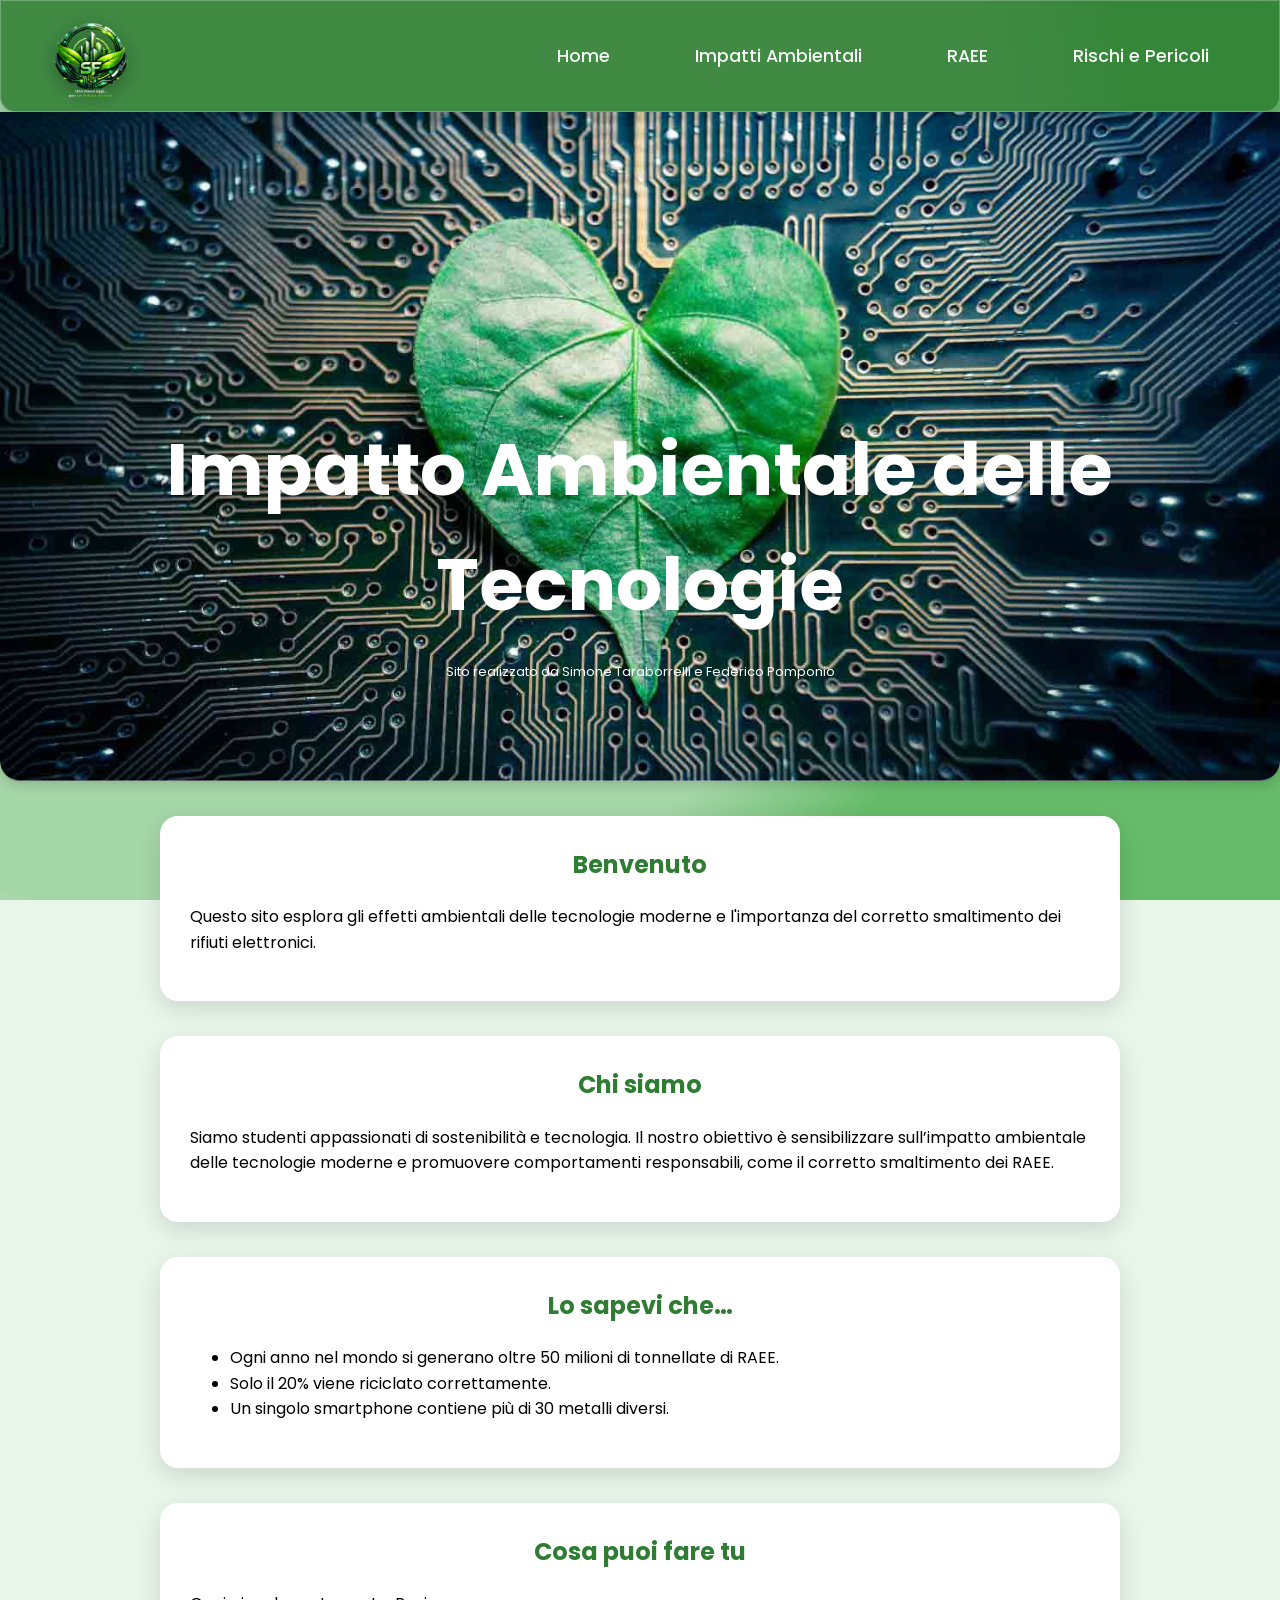
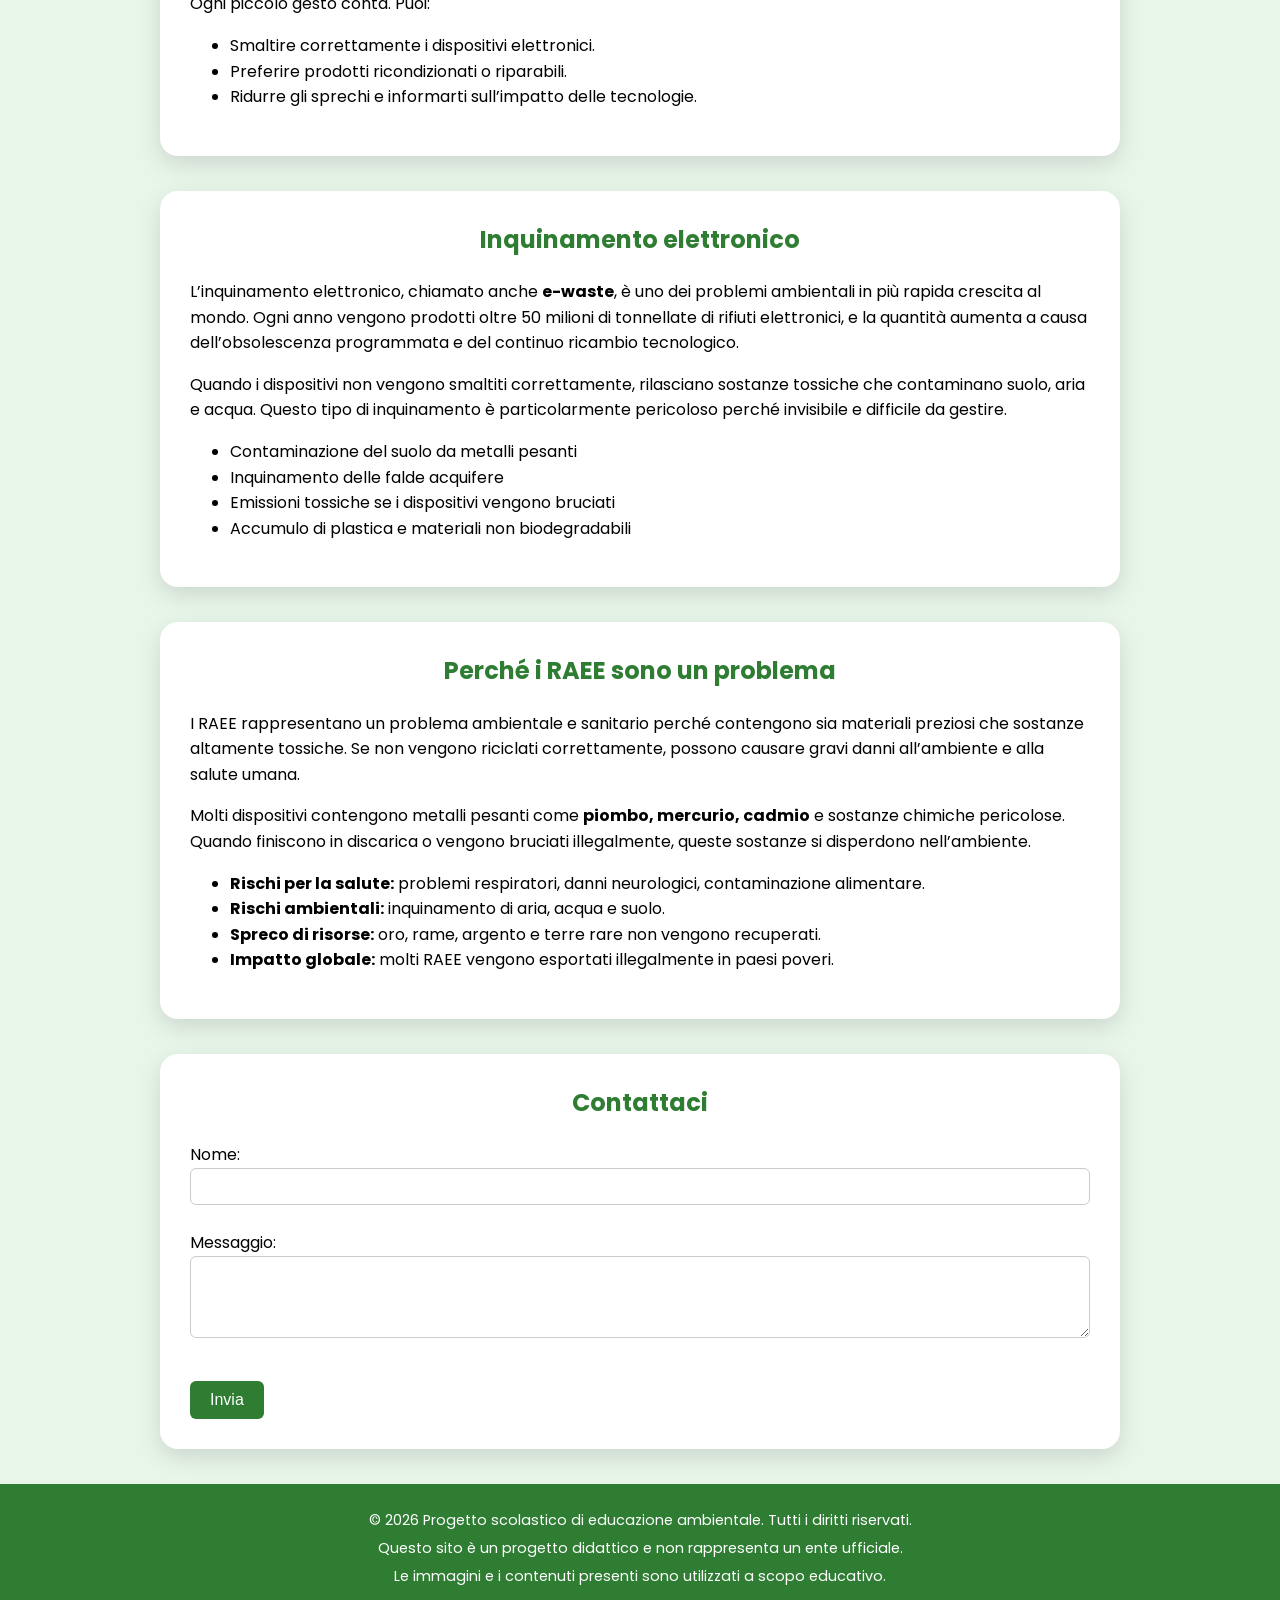
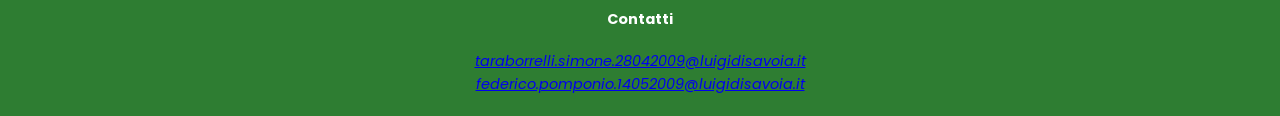
<file: index.html>
<!DOCTYPE html>
<html lang="it">
<head>
    <meta charset="UTF-8">
    <title>Impatto Ambientale delle Tecnologie</title>
    <link rel="stylesheet" href="style.css">
</head>
<body>

    <nav id="navbar">
        <img src="foto/logo-progetto.png"  class="logo-nav">
        <ul>
            <li><a href="index.html">Home</a></li>
            <li><a href="impatti.html">Impatti Ambientali</a></li>
            <li><a href="raee.html">RAEE</a></li>
            <li><a href="rischi.html">Rischi e Pericoli</a></li>
        </ul>
    </nav>

    <header>
        <h1>Impatto Ambientale delle Tecnologie</h1>
        <p><span style="font-size: 13px;">Sito realizzato da Simone Taraborrelli e Federico Pomponio</span></p>
    </header>

    <section>
        <h2>Benvenuto</h2>
        <p>Questo sito esplora gli effetti ambientali delle tecnologie moderne e l'importanza del corretto smaltimento dei rifiuti elettronici.</p>
    </section>

    <section>
        <h2>Chi siamo</h2>
        <p>Siamo studenti appassionati di sostenibilità e tecnologia. Il nostro obiettivo è sensibilizzare sull’impatto ambientale delle tecnologie moderne e promuovere comportamenti responsabili, come il corretto smaltimento dei RAEE.</p>
    </section>

    <section>
        <h2>Lo sapevi che…</h2>
        <ul>
            <li>Ogni anno nel mondo si generano oltre 50 milioni di tonnellate di RAEE.</li>
            <li>Solo il 20% viene riciclato correttamente.</li>
            <li>Un singolo smartphone contiene più di 30 metalli diversi.</li>
        </ul>
    </section>

    <section>
        <h2>Cosa puoi fare tu</h2>
        <p>Ogni piccolo gesto conta. Puoi:</p>
        <ul>
            <li>Smaltire correttamente i dispositivi elettronici.</li>
            <li>Preferire prodotti ricondizionati o riparabili.</li>
            <li>Ridurre gli sprechi e informarti sull’impatto delle tecnologie.</li>
        </ul>
    </section>

    <section>
        <h2>Inquinamento elettronico</h2>
        <p>L’inquinamento elettronico, chiamato anche <strong>e-waste</strong>, è uno dei problemi ambientali in più rapida crescita al mondo. Ogni anno vengono prodotti oltre 50 milioni di tonnellate di rifiuti elettronici, e la quantità aumenta a causa dell’obsolescenza programmata e del continuo ricambio tecnologico.</p>

        <p>Quando i dispositivi non vengono smaltiti correttamente, rilasciano sostanze tossiche che contaminano suolo, aria e acqua. Questo tipo di inquinamento è particolarmente pericoloso perché invisibile e difficile da gestire.</p>

        <ul>
            <li>Contaminazione del suolo da metalli pesanti</li>
            <li>Inquinamento delle falde acquifere</li>
            <li>Emissioni tossiche se i dispositivi vengono bruciati</li>
            <li>Accumulo di plastica e materiali non biodegradabili</li>
        </ul>
    </section>

    <section>
        <h2>Perché i RAEE sono un problema</h2>
        <p>I RAEE rappresentano un problema ambientale e sanitario perché contengono sia materiali preziosi che sostanze altamente tossiche. Se non vengono riciclati correttamente, possono causare gravi danni all’ambiente e alla salute umana.</p>

        <p>Molti dispositivi contengono metalli pesanti come <strong>piombo, mercurio, cadmio</strong> e sostanze chimiche pericolose. Quando finiscono in discarica o vengono bruciati illegalmente, queste sostanze si disperdono nell’ambiente.</p>

        <ul>
            <li><strong>Rischi per la salute:</strong> problemi respiratori, danni neurologici, contaminazione alimentare.</li>
            <li><strong>Rischi ambientali:</strong> inquinamento di aria, acqua e suolo.</li>
            <li><strong>Spreco di risorse:</strong> oro, rame, argento e terre rare non vengono recuperati.</li>
            <li><strong>Impatto globale:</strong> molti RAEE vengono esportati illegalmente in paesi poveri.</li>
        </ul>
    </section>

    <section>
        <h2>Contattaci</h2>
        <form>
            <label for="nome">Nome:</label><br>
            <input type="text" id="nome" name="nome"><br><br>

            <label for="messaggio">Messaggio:</label><br>
            <textarea id="messaggio" name="messaggio" rows="4" cols="50"></textarea><br><br>

            <input type="submit" value="Invia">
        </form>
    </section>

    <footer>
        <p>© 2026 Progetto scolastico di educazione ambientale. Tutti i diritti riservati.</p>
        <p>Questo sito è un progetto didattico e non rappresenta un ente ufficiale.</p>
        <p>Le immagini e i contenuti presenti sono utilizzati a scopo educativo.</p>

        <div class="footer-right">
          <h4>Contatti</h4>
          <address>
            <a href="mail:taraborrelli.simone.28042009@luigidisavoia.it">taraborrelli.simone.28042009@luigidisavoia.it</a><br>
            <a href="mail:federico.pomponio.14052009@luigidisavoia.it">federico.pomponio.14052009@luigidisavoia.it</a>
          </address>
        </div>
    </footer>

    <script>
        window.addEventListener("scroll", function() {
            const navbar = document.getElementById("navbar");
            if (window.scrollY > 50) {
                navbar.classList.add("shrink");
            } else {
                navbar.classList.remove("shrink");
            }
        });
    </script>

</body>
</html>
</file>
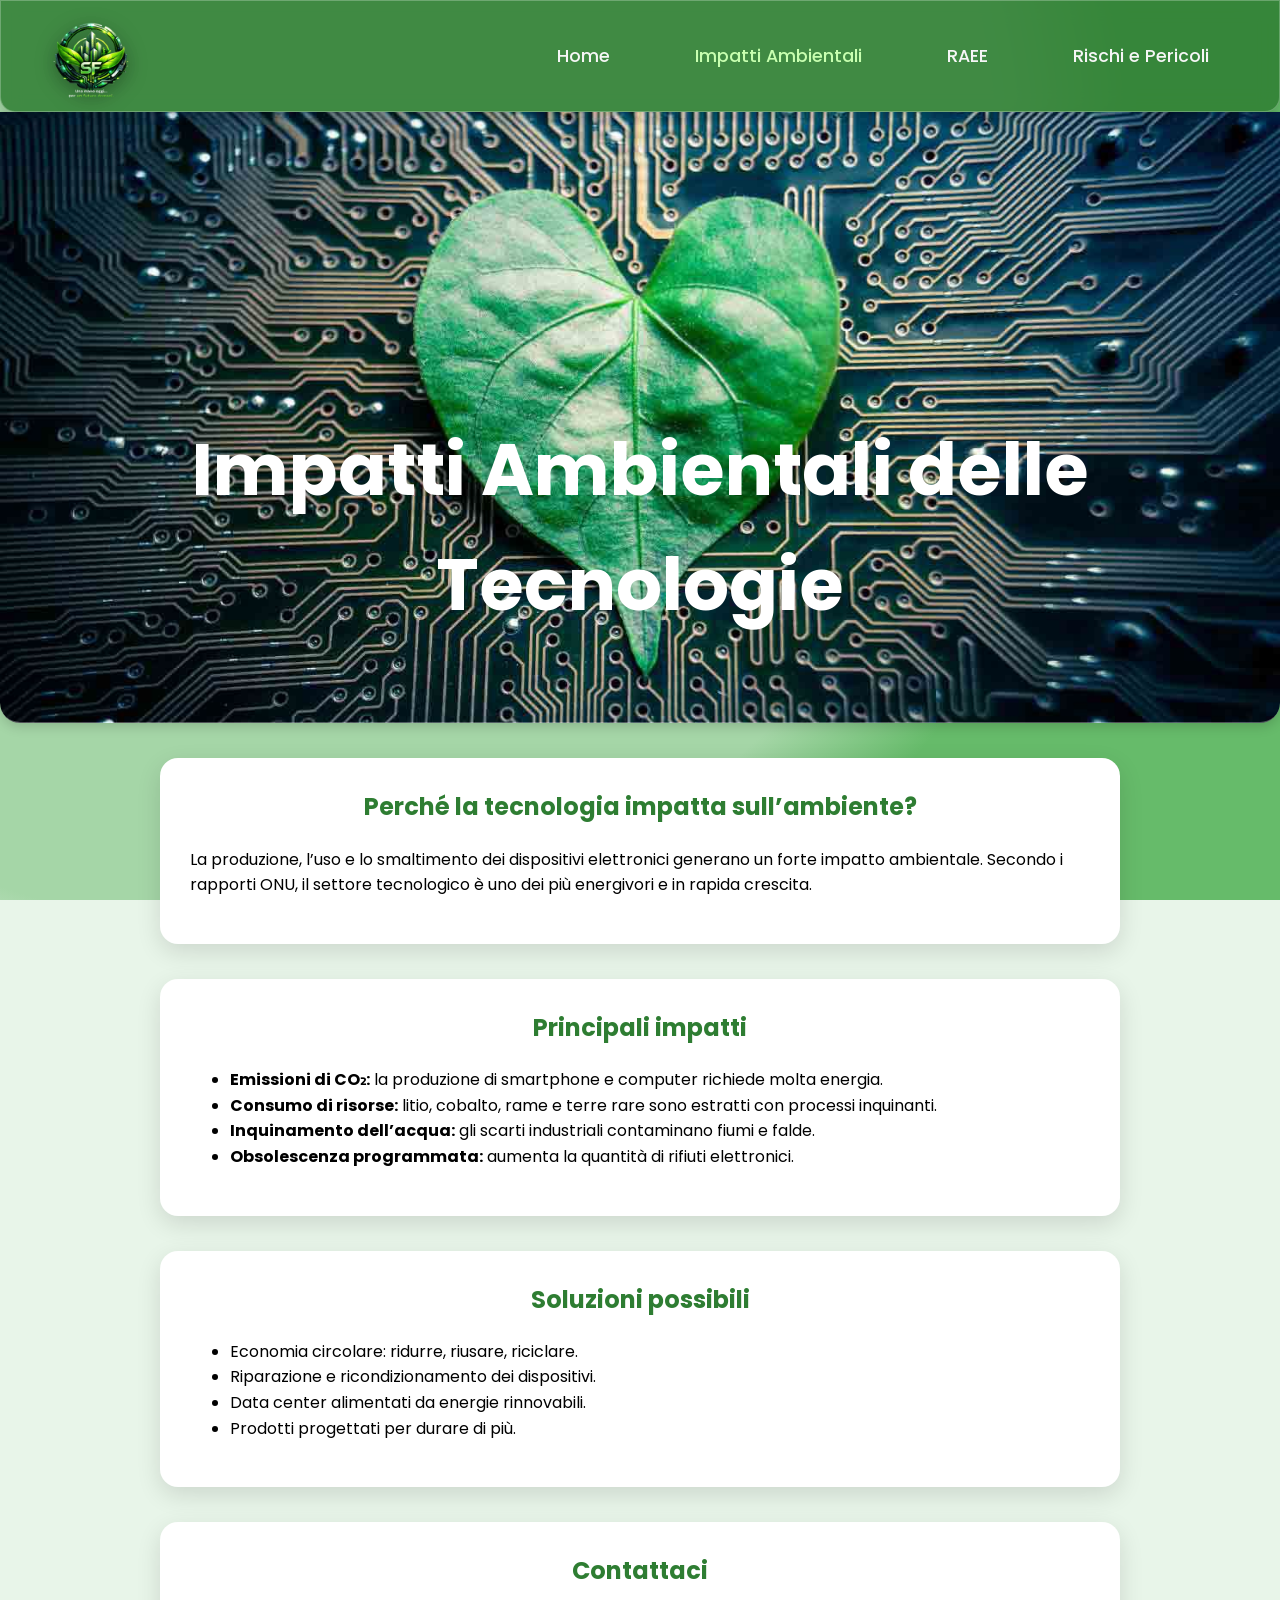
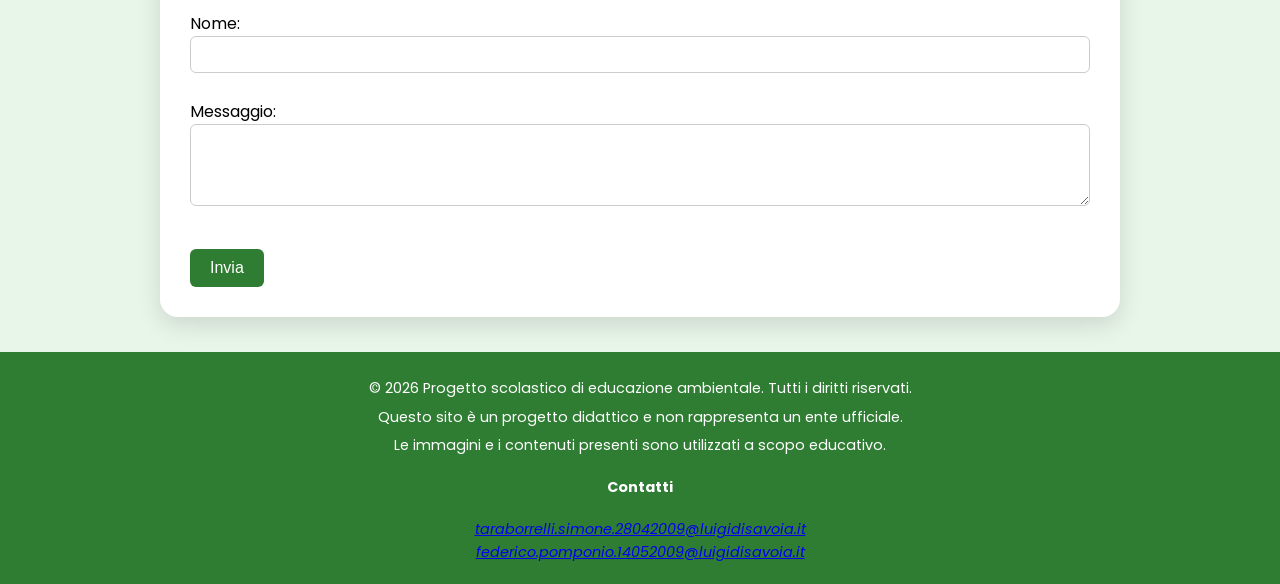
<file: impatti.html>
<!DOCTYPE html>
<html lang="it">
<head>
    <meta charset="UTF-8">
    <title>Impatti Ambientali</title>
    <link rel="stylesheet" href="style.css">
</head>
<body>

<nav id="navbar">
    <img src="foto/logo-progetto.png" class="logo-nav">
    <ul>
        <li><a href="index.html">Home</a></li>
        <li><a class="active" href="impatti.html">Impatti Ambientali</a></li>
        <li><a href="raee.html">RAEE</a></li>
        <li><a href="rischi.html">Rischi e Pericoli</a></li>
    </ul>
</nav>

<header>
    <h1>Impatti Ambientali delle Tecnologie</h1>
</header>

<section>
    <h2>Perché la tecnologia impatta sull’ambiente?</h2>
    <p>
        La produzione, l’uso e lo smaltimento dei dispositivi elettronici generano un forte impatto ambientale.
        Secondo i rapporti ONU, il settore tecnologico è uno dei più energivori e in rapida crescita.
    </p>
</section>

<section>
    <h2>Principali impatti</h2>
    <ul>
        <li><strong>Emissioni di CO₂:</strong> la produzione di smartphone e computer richiede molta energia.</li>
        <li><strong>Consumo di risorse:</strong> litio, cobalto, rame e terre rare sono estratti con processi inquinanti.</li>
        <li><strong>Inquinamento dell’acqua:</strong> gli scarti industriali contaminano fiumi e falde.</li>
        <li><strong>Obsolescenza programmata:</strong> aumenta la quantità di rifiuti elettronici.</li>
    </ul>
</section>

<section>
    <h2>Soluzioni possibili</h2>
    <ul>
        <li>Economia circolare: ridurre, riusare, riciclare.</li>
        <li>Riparazione e ricondizionamento dei dispositivi.</li>
        <li>Data center alimentati da energie rinnovabili.</li>
        <li>Prodotti progettati per durare di più.</li>
    </ul>
</section>

<section>
    <h2>Contattaci</h2>
    <form>
        <label for="nome">Nome:</label><br>
        <input type="text" id="nome" name="nome"><br><br>

        <label for="messaggio">Messaggio:</label><br>
        <textarea id="messaggio" name="messaggio" rows="4" cols="50"></textarea><br><br>

        <input type="submit" value="Invia">
    </form>
</section>

<footer>
    <p>© 2026 Progetto scolastico di educazione ambientale. Tutti i diritti riservati.</p>
    <p>Questo sito è un progetto didattico e non rappresenta un ente ufficiale.</p>
    <p>Le immagini e i contenuti presenti sono utilizzati a scopo educativo.</p>

    <div class="footer-right">
          <h4>Contatti</h4>
          <address>
            <a href="mail:taraborrelli.simone.28042009@luigidisavoia.it">taraborrelli.simone.28042009@luigidisavoia.it</a><br>
            <a href="mail:federico.pomponio.14052009@luigidisavoia.it">federico.pomponio.14052009@luigidisavoia.it</a>
          </address>
     </div>
</footer>


<script>
    window.addEventListener("scroll", function() {
        const navbar = document.getElementById("navbar");
        if (window.scrollY > 50) {
            navbar.classList.add("shrink");
        } else {
            navbar.classList.remove("shrink");
        }
    });
</script>

</body>
</html>
</file>
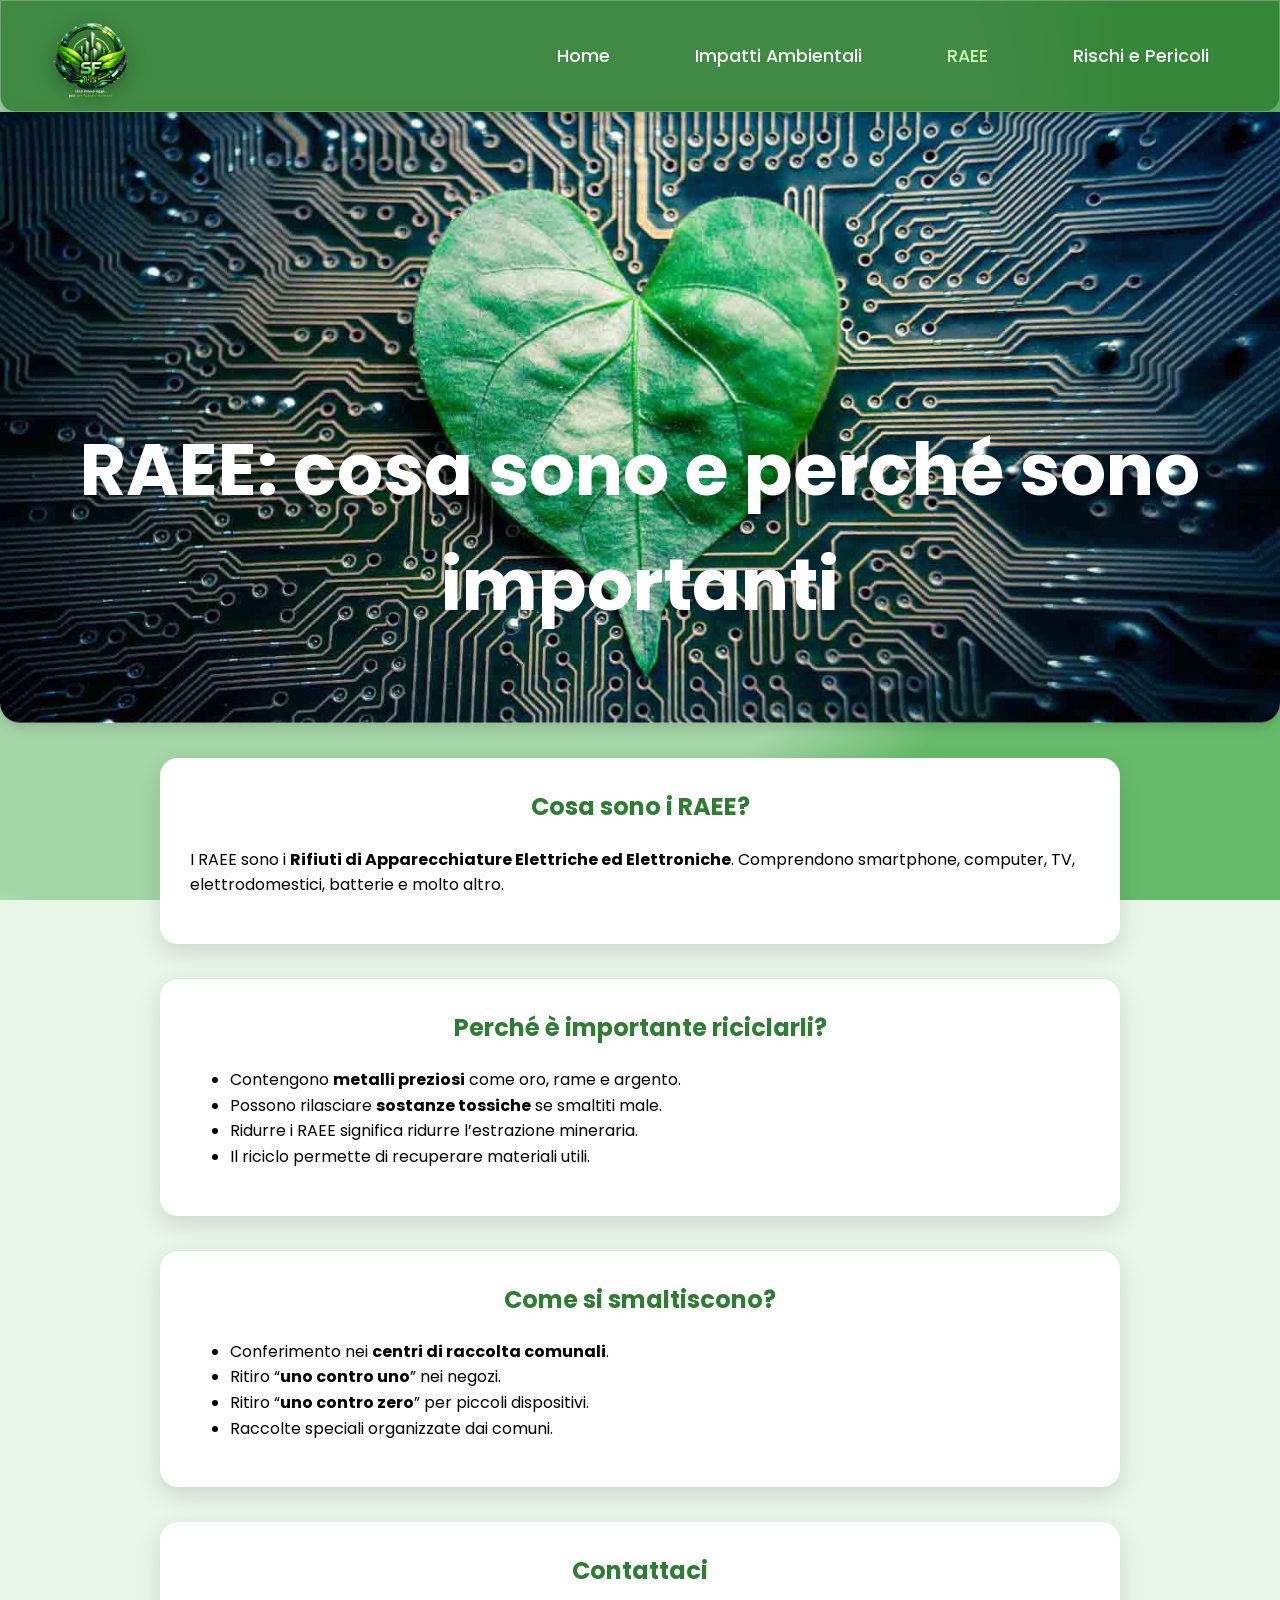
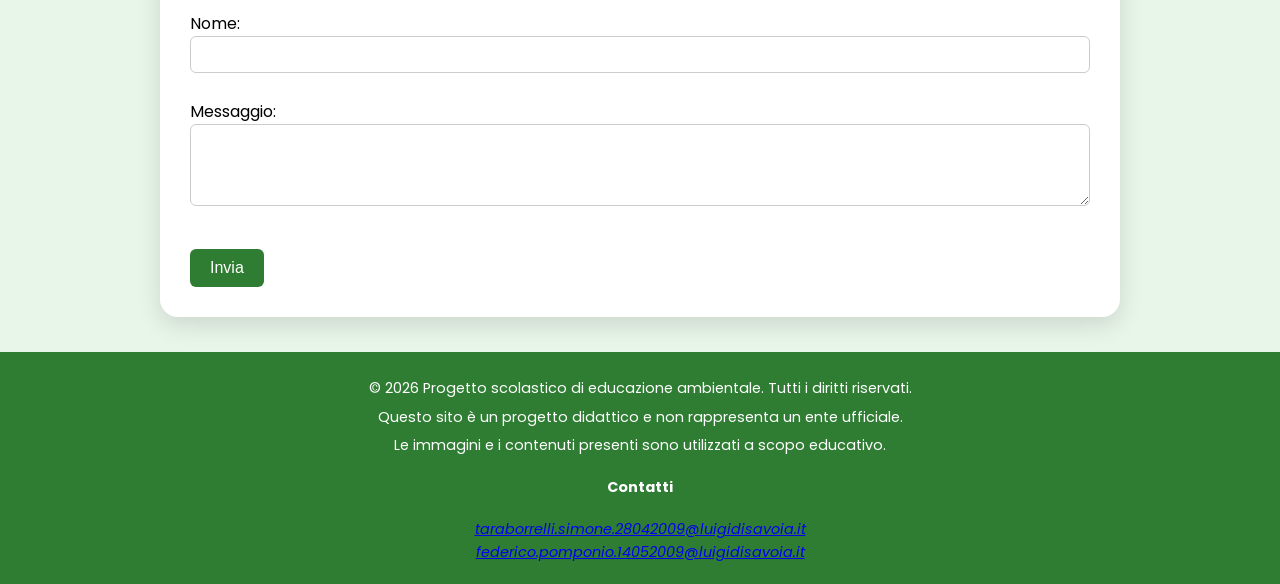
<file: raee.html>
<!DOCTYPE html>
<html lang="it">
<head>
    <meta charset="UTF-8">
    <title>RAEE</title>
    <link rel="stylesheet" href="style.css">
</head>
<body>

<nav id="navbar">
    <img src="foto/logo-progetto.png" class="logo-nav">
    <ul>
        <li><a href="index.html">Home</a></li>
        <li><a href="impatti.html">Impatti Ambientali</a></li>
        <li><a class="active" href="raee.html">RAEE</a></li>
        <li><a href="rischi.html">Rischi e Pericoli</a></li>
    </ul>
</nav>

<header>
    <h1>RAEE: cosa sono e perché sono importanti</h1>
</header>

<section>
    <h2>Cosa sono i RAEE?</h2>
    <p>
        I RAEE sono i <strong>Rifiuti di Apparecchiature Elettriche ed Elettroniche</strong>.
        Comprendono smartphone, computer, TV, elettrodomestici, batterie e molto altro.
    </p>
</section>

<section>
    <h2>Perché è importante riciclarli?</h2>
    <ul>
        <li>Contengono <strong>metalli preziosi</strong> come oro, rame e argento.</li>
        <li>Possono rilasciare <strong>sostanze tossiche</strong> se smaltiti male.</li>
        <li>Ridurre i RAEE significa ridurre l’estrazione mineraria.</li>
        <li>Il riciclo permette di recuperare materiali utili.</li>
    </ul>
</section>

<section>
    <h2>Come si smaltiscono?</h2>
    <ul>
        <li>Conferimento nei <strong>centri di raccolta comunali</strong>.</li>
        <li>Ritiro “<strong>uno contro uno</strong>” nei negozi.</li>
        <li>Ritiro “<strong>uno contro zero</strong>” per piccoli dispositivi.</li>
        <li>Raccolte speciali organizzate dai comuni.</li>
    </ul>
</section>

<section>
    <h2>Contattaci</h2>
    <form>
        <label for="nome">Nome:</label><br>
        <input type="text" id="nome" name="nome"><br><br>

        <label for="messaggio">Messaggio:</label><br>
        <textarea id="messaggio" name="messaggio" rows="4" cols="50"></textarea><br><br>

        <input type="submit" value="Invia">
    </form>
</section>

<footer>
    <p>© 2026 Progetto scolastico di educazione ambientale. Tutti i diritti riservati.</p>
    <p>Questo sito è un progetto didattico e non rappresenta un ente ufficiale.</p>
    <p>Le immagini e i contenuti presenti sono utilizzati a scopo educativo.</p>
    
    <div class="footer-right">
          <h4>Contatti</h4>
          <address>
            <a href="mail:taraborrelli.simone.28042009@luigidisavoia.it">taraborrelli.simone.28042009@luigidisavoia.it</a><br>
            <a href="mail:federico.pomponio.14052009@luigidisavoia.it">federico.pomponio.14052009@luigidisavoia.it</a>
          </address>
    </div>
</footer>


<script>
    window.addEventListener("scroll", function() {
        const navbar = document.getElementById("navbar");
        if (window.scrollY > 50) {
            navbar.classList.add("shrink");
        } else {
            navbar.classList.remove("shrink");
        }
    });
</script>

</body>
</html>
</file>
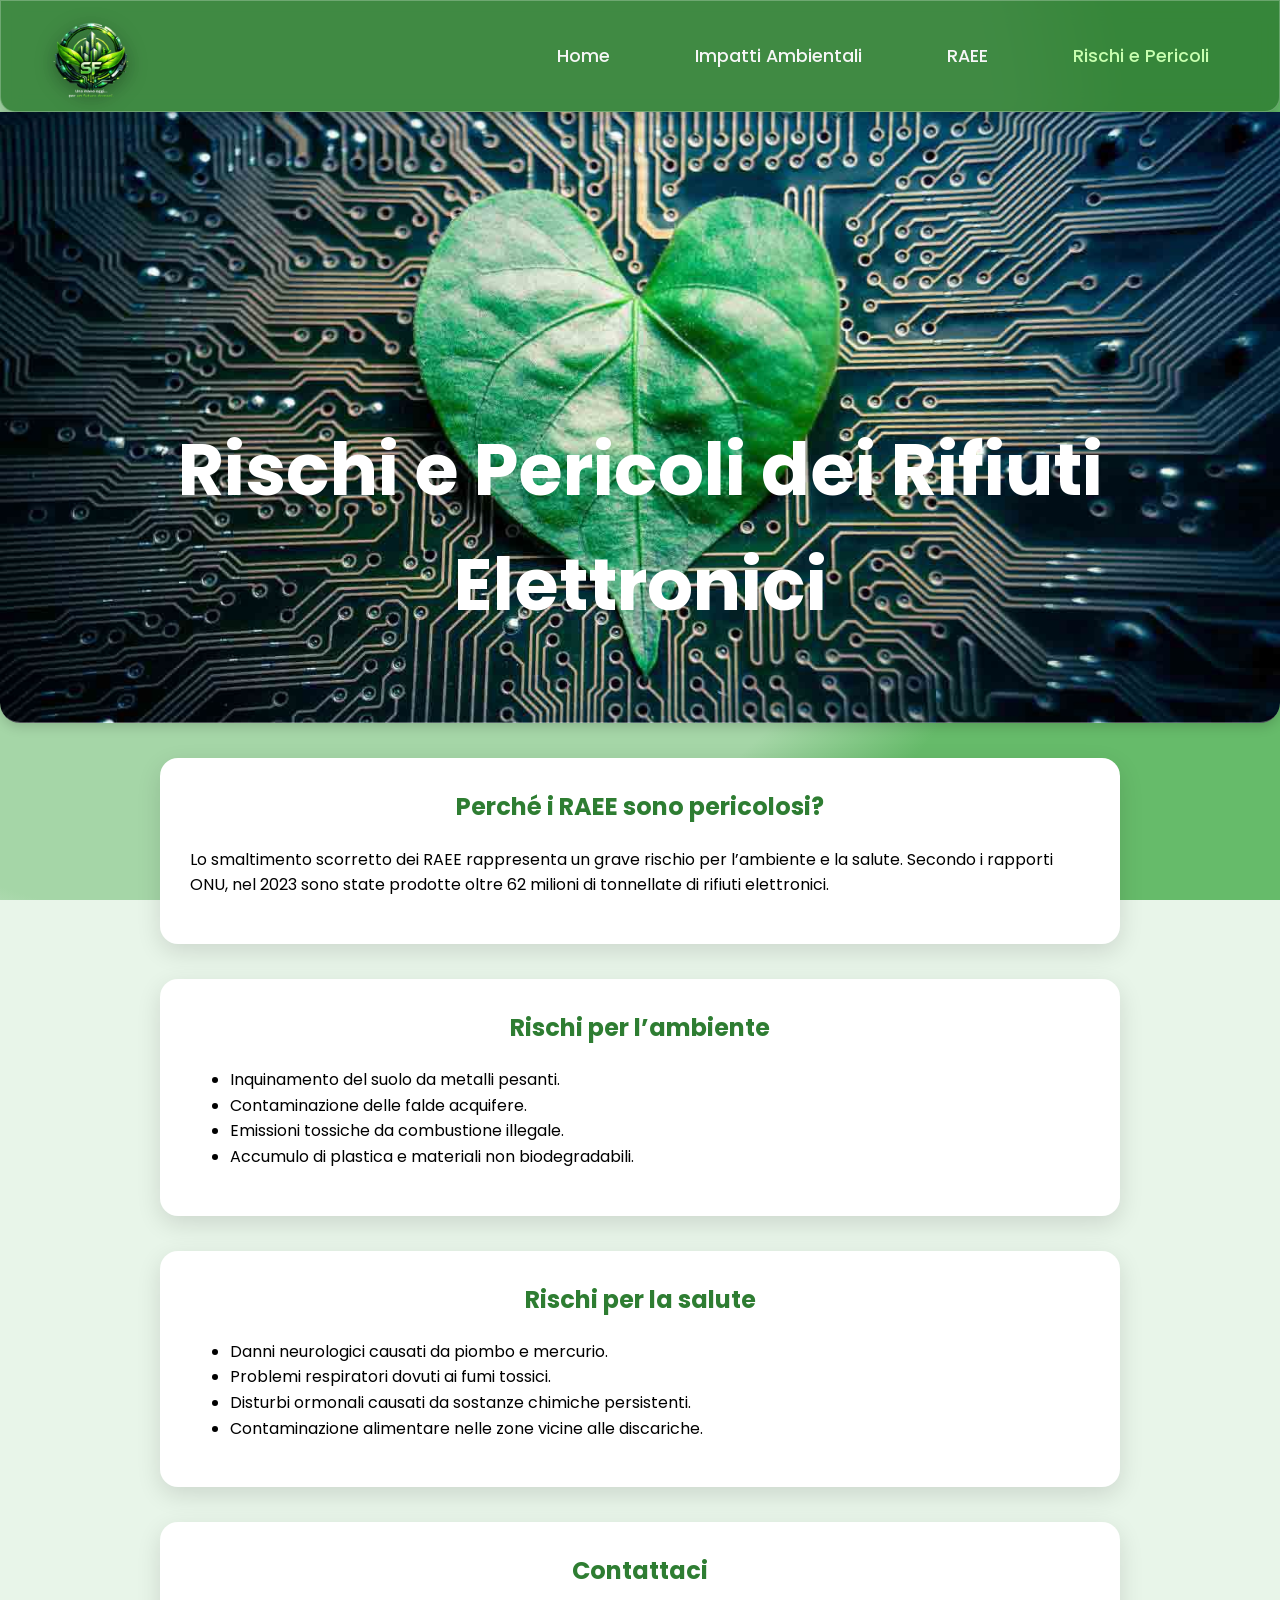
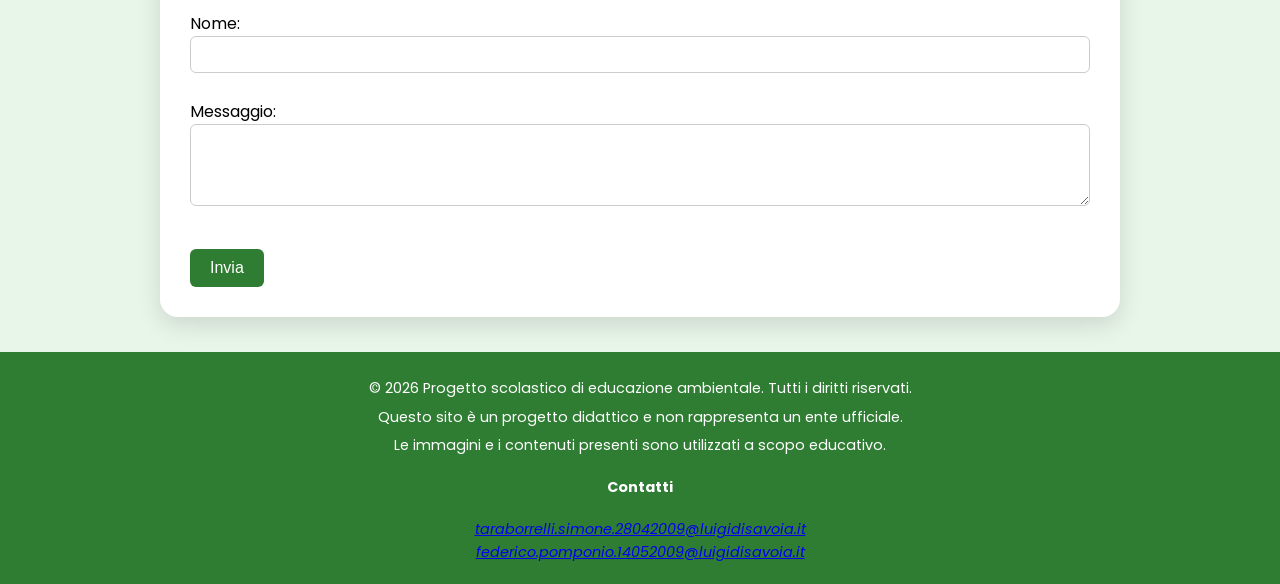
<file: rischi.html>
<!DOCTYPE html>
<html lang="it">
<head>
    <meta charset="UTF-8">
    <title>Rischi e Pericoli</title>
    <link rel="stylesheet" href="style.css">
</head>
<body>

<nav id="navbar">
    <img src="foto/logo-progetto.png" class="logo-nav">
    <ul>
        <li><a href="index.html">Home</a></li>
        <li><a href="impatti.html">Impatti Ambientali</a></li>
        <li><a href="raee.html">RAEE</a></li>
        <li><a class="active" href="rischi.html">Rischi e Pericoli</a></li>
    </ul>
</nav>

<header>
    <h1>Rischi e Pericoli dei Rifiuti Elettronici</h1>
</header>

<section>
    <h2>Perché i RAEE sono pericolosi?</h2>
    <p>
        Lo smaltimento scorretto dei RAEE rappresenta un grave rischio per l’ambiente e la salute.
        Secondo i rapporti ONU, nel 2023 sono state prodotte oltre 62 milioni di tonnellate di rifiuti elettronici.
    </p>
</section>

<section>
    <h2>Rischi per l’ambiente</h2>
    <ul>
        <li>Inquinamento del suolo da metalli pesanti.</li>
        <li>Contaminazione delle falde acquifere.</li>
        <li>Emissioni tossiche da combustione illegale.</li>
        <li>Accumulo di plastica e materiali non biodegradabili.</li>
    </ul>
</section>

<section>
    <h2>Rischi per la salute</h2>
    <ul>
        <li>Danni neurologici causati da piombo e mercurio.</li>
        <li>Problemi respiratori dovuti ai fumi tossici.</li>
        <li>Disturbi ormonali causati da sostanze chimiche persistenti.</li>
        <li>Contaminazione alimentare nelle zone vicine alle discariche.</li>
    </ul>
</section>

<section>
        <h2>Contattaci</h2>
        <form>
            <label for="nome">Nome:</label><br>
            <input type="text" id="nome" name="nome"><br><br>

            <label for="messaggio">Messaggio:</label><br>
            <textarea id="messaggio" name="messaggio" rows="4" cols="50"></textarea><br><br>

            <input type="submit" value="Invia">
        </form>
    </section>

    <footer>
        <p>© 2026 Progetto scolastico di educazione ambientale. Tutti i diritti riservati.</p>
        <p>Questo sito è un progetto didattico e non rappresenta un ente ufficiale.</p>
        <p>Le immagini e i contenuti presenti sono utilizzati a scopo educativo.</p>

        <div class="footer-right">
          <h4>Contatti</h4>
          <address>
            <a href="mail:taraborrelli.simone.28042009@luigidisavoia.it">taraborrelli.simone.28042009@luigidisavoia.it</a><br>
            <a href="mail:federico.pomponio.14052009@luigidisavoia.it">federico.pomponio.14052009@luigidisavoia.it</a>
          </address>
        </div>
    </footer>

    <script>
        window.addEventListener("scroll", function() {
            const navbar = document.getElementById("navbar");
            if (window.scrollY > 50) {
                navbar.classList.add("shrink");
            } else {
                navbar.classList.remove("shrink");
            }
        });
    </script>

<script>
    window.addEventListener("scroll", function() {
        const navbar = document.getElementById("navbar");
        if (window.scrollY > 50) {
            navbar.classList.add("shrink");
        } else {
            navbar.classList.remove("shrink");
        }
    });
</script>


</body>
</html>
</file>
<file: style.css>
@import url('https://fonts.googleapis.com/css2?family=Poppins:wght@300;400;600;700&display=swap');

body {
  font-family: 'Poppins', sans-serif;
  margin: 0;
  padding: 0;
  line-height: 1.6;
  background: radial-gradient(circle at 20% 20%, #a5d6a7 60%, transparent 70%),
              radial-gradient(circle at 80% 80%, #66bb6a 60%, transparent 70%),
              #e8f5e9;
  background-attachment: fixed;
}

h1, h2 {
  text-align: center;
}

header {
  background: url("foto/foto-progetto.jpeg") center/cover no-repeat;
  padding: 300px 20px 80px 20px;
  text-align: center;
  color: white;
  backdrop-filter: blur(10px);
  background-color: rgba(255, 255, 255, 0.15);
  border-radius: 0 0 20px 20px;
  border-bottom: 1px solid rgba(255, 255, 255, 0.3);
  margin: 0;
  box-shadow: 0 4px 12px rgba(0,0,0,0.15);
}

header h1 {
  margin: 0;
  font-size: 4.5em;
  font-weight: 700;
}

nav {
  position: sticky;
  top: 0;
  z-index: 1000;
  height: 110px;
  background-color: rgba(46, 125, 50, 0.85);
  backdrop-filter: blur(10px);
  display: flex;
  align-items: center;
  justify-content: space-between;
  padding: 0 40px;
  border-radius: 0 0 15px 15px;
  border: 1px solid rgba(255, 255, 255, 0.25);
  box-shadow: 0 4px 12px rgba(0,0,0,0.15);
  transition: height 0.3s ease, background-color 0.3s ease;
}

nav ul {
  display: flex;
  gap: 25px;
  list-style: none;
  margin: 0;
  padding: 0;
}

nav ul li {
  display: inline-block;
  margin: 0 15px;
}

nav ul li a {
  color: rgb(246, 246, 246);
  text-decoration: none;
  font-weight: 500;
  font-size: 1.1em;
  padding: 8px 15px;
  border-radius: 6px;
  position: relative;
  overflow: hidden;
  transition: transform 0.2s ease, color 0.2s ease;
}

nav ul li a::after {
  content: "";
  position: absolute;
  inset: 0;
  background: rgba(255, 255, 255, 0.18);
  border-radius: 20px;
  opacity: 0;
  transform: scale(0.6);
  transition: 0.25s ease;
}

nav ul li a:hover::after,
nav ul li a:focus::after,
nav ul li a:active::after {
  opacity: 1;
  transform: scale(1);
}

nav ul li a:hover {
  transform: scale(1.05);
}

nav ul li a.active,
nav ul li a:hover {
  color: #c8ffb0;
}

nav.shrink {
  height: 70px;
  padding: 5px 0;
  background-color: rgba(46, 125, 50, 0.95);
}

.logo-nav {
  height: 100px;
  object-fit: contain;
  filter: drop-shadow(0 4px 10px rgba(0,0,0,0.35));
  border-radius: 12px;
  transition: height 0.3s ease;
}

nav.shrink .logo-nav {
  height: 70px;
}

section {
  background: #ffffff;
  padding: 30px;
  margin: 35px auto;
  width: 85%;
  max-width: 900px;
  border-radius: 18px;
  box-shadow: 0 8px 25px rgba(0,0,0,0.12);
  transition: transform 0.25s ease, box-shadow 0.25s ease;
}

section:hover {
  transform: translateY(-6px);
  box-shadow: 0 12px 35px rgba(0,0,0,0.18);
}

section h2 {
  color: #2e7d32;
  margin-top: 0;
}

form input[type="text"],
form input[type="email"],
form textarea {
  width: 100%;
  padding: 10px;
  border: 1px solid #ccc;
  border-radius: 6px;
  box-sizing: border-box;
}

form input[type="submit"] {
  background-color: #2e7d32;
  color: white;
  padding: 10px 20px;
  border: none;
  border-radius: 6px;
  cursor: pointer;
  margin-top: 10px;
  font-size: 1em;
}

form input[type="submit"]:hover {
  background-color: #1b5e20;
}

footer {
  background-color: #2e7d32;
  color: white;
  text-align: center;
  padding: 20px;
  margin-top: 30px;
  font-size: 0.9em;
}

footer p {
  margin: 5px 0;
}
</file>
